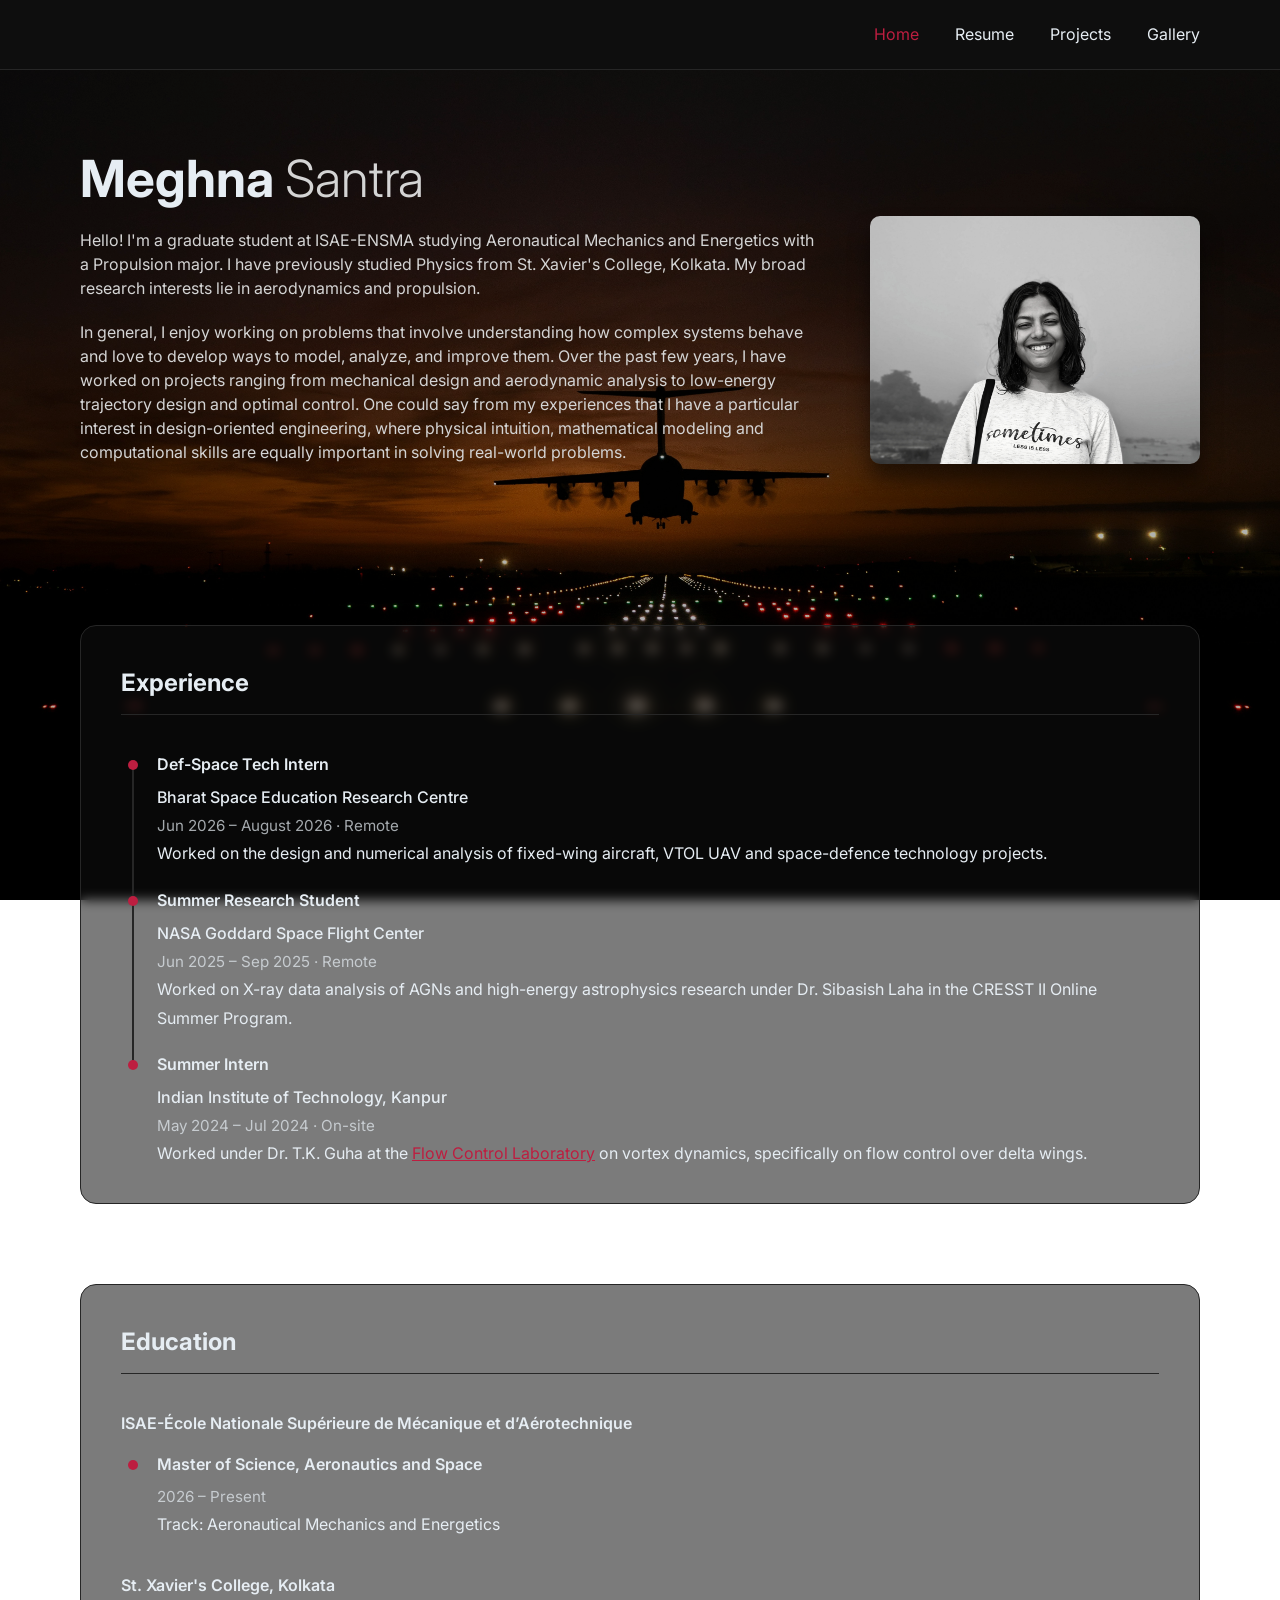
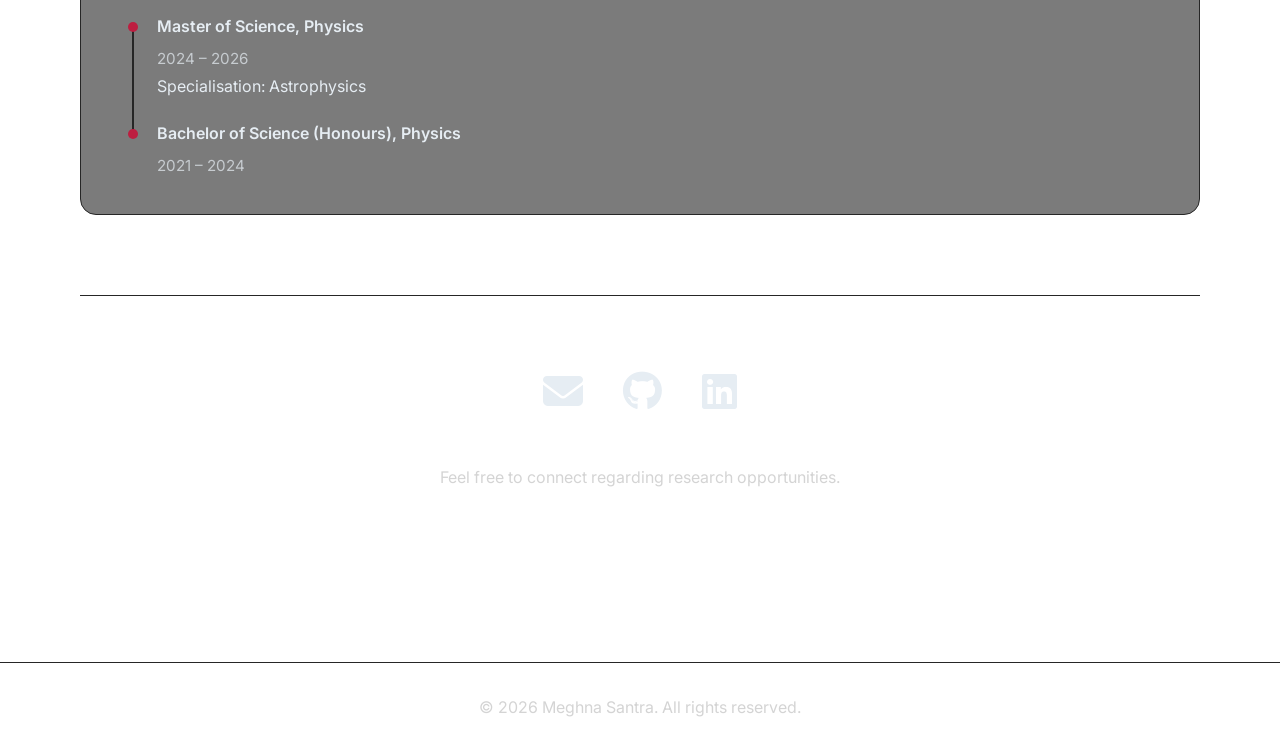
<file: index.html>
<!DOCTYPE html>
<html lang="en">

<head>
    <meta charset="UTF-8">
    <meta name="viewport" content="width=device-width, initial-scale=1.0">

    <title>Meghna Santra</title>

    <link rel="stylesheet" href="style.css">
    <link rel="icon" type="image/png" href="assets/favicon.png">

    <link href="https://fonts.googleapis.com/css2?family=Inter:wght@300;400;500;600;700;800&display=swap"
      rel="stylesheet">

    <link rel="stylesheet"
        href="https://cdnjs.cloudflare.com/ajax/libs/font-awesome/6.5.1/css/all.min.css">
</head>

<body>

<!-- NAVBAR -->

<header>

    <nav class="navbar home-navbar">

    <div class="menu-overlay"></div>

    <div class="navbar-inner">

        <div class="navbar-name">
            <a href="index.html">
                <strong>Meghna</strong> Santra
            </a>
        </div>

        <button class="menu-toggle" id="menuToggle" aria-label="Menu">
            <i class="fa-solid fa-bars"></i>
        </button>

        <div class="navbar-links" id="mobileMenu">

            <a href="index.html" class="active">Home</a>
            <a href="resume.html">Resume</a>
            <a href="projects.html">Projects</a>
            <a href="fun.html">Gallery</a>

        </div>

    </div>

    </nav>

</header>
    
    <main>

        <div class="home-content">
            <!-- ABOUT SECTION -->
            <section class="landing-section">
                
                <div class="landing-text">

                    <div class="landing-image">
                        <img src="./assets/profile.jpeg" alt="Meghna Santra">
                    </div>

                    <h1>
                        Meghna <span>Santra</span>
                    </h1>

                    <p>
                        Hello! I'm a graduate student at ISAE-ENSMA studying Aeronautical Mechanics and Energetics 
                        with a Propulsion major. I have previously studied Physics from
                        St. Xavier's College, Kolkata. My broad research interests lie in aerodynamics and 
                        propulsion. 
                    </p>

                    <p>
                        In general, I enjoy working on problems that involve understanding how complex systems behave and love to
                        develop ways to model, analyze, and improve them. Over the past few years, I have worked on 
                        projects ranging from mechanical design and aerodynamic analysis to low-energy trajectory design 
                        and optimal control. One could say from my experiences that I have a particular interest in 
                        design-oriented engineering, where physical intuition, mathematical modeling 
                        and computational skills are equally important in solving real-world problems.                        
                    </p>

                </div>

            </section>
            
            <section class="experience-section">
            
                <div class="experience-content">
            
                    <h2 class="section-title">
                        Experience
                    </h2>
            
                    <div class="timeline">
            
                        <div class="timeline-item">
            
                            <div class="timeline-dot"></div>
            
                            <div class="timeline-content">
            
                                <h4 class="exp-title">
                                    Def-Space Tech Intern
                                </h4>
            
                                <p class="exp-org">
                                    Bharat Space Education Research Centre
                                </p>
            
                                <p class="exp-meta">
                                    Jun 2026 – August 2026 · Remote
                                </p>
            
                                <p>
                                    Worked on the design and numerical analysis of fixed-wing aircraft, VTOL UAV and space-defence technology projects.
                                </p>
            
                            </div>
            
                        </div>
            
                        <div class="timeline-item">
            
                            <div class="timeline-dot"></div>
            
                            <div class="timeline-content">
            
                                <h4 class="exp-title">
                                    Summer Research Student
                                </h4>
            
                                <p class="exp-org">
                                    NASA Goddard Space Flight Center
                                </p>
            
                                <p class="exp-meta">
                                    Jun 2025 – Sep 2025 · Remote
                                </p>
            
                                <p>
                                    Worked on X-ray data analysis of AGNs and high-energy astrophysics research under
                                    Dr. Sibasish Laha in the CRESST II Online Summer Program.
                                </p>
            
                            </div>
            
                        </div>
            
                        <div class="timeline-item">
            
                            <div class="timeline-dot"></div>
            
                            <div class="timeline-content">
            
                                <h4 class="exp-title">
                                    Summer Intern
                                </h4>
            
                                <p class="exp-org">
                                    Indian Institute of Technology, Kanpur
                                </p>
            
                                <p class="exp-meta">
                                    May 2024 – Jul 2024 · On-site
                                </p>
            
                                <p>
                                    Worked under Dr. T.K. Guha at the <a href="https://sites.google.com/view/eag-iitk-ae/">
                                    Flow Control Laboratory</a> on vortex dynamics, specifically on flow control over delta wings.
                                </p>
            
                            </div>
            
                        </div>
            
                    </div>
            
                </div>
            
            </section>

            <!-- EDUCATION -->

            <section class="education-section">
            
                <div class="education-content">
            
                    <h2 class="section-title">
                        Education
                    </h2>
            
                    <!-- ISAE-ENSMA -->
            
                    <h4 class="org-heading">
                        ISAE-École Nationale Supérieure de Mécanique et d’Aérotechnique
                    </h4>
            
                    <div class="timeline">
            
                        <div class="timeline-item">
            
                            <div class="timeline-dot"></div>
            
                            <div class="timeline-content">
            
                                <h4 class="edu-degree">
                                    Master of Science, Aeronautics and Space
                                </h4>
            
                                <p class="edu-meta">
                                    2026 – Present
                                </p>
            
                                <p>
                                    Track: Aeronautical Mechanics and Energetics
                                </p>
            
                            </div>
            
                        </div>
            
                    </div>
            
                    <!-- ST. XAVIER'S -->
            
                    <h4 class="org-heading">
                        St. Xavier's College, Kolkata
                    </h4>
            
                    <div class="timeline">
            
                        <div class="timeline-item">
            
                            <div class="timeline-dot"></div>
            
                            <div class="timeline-content">
            
                                <h4 class="edu-degree">
                                    Master of Science, Physics
                                </h4>
            
                                <p class="edu-meta">
                                    2024 – 2026
                                </p>

                                <p>
                                    Specialisation: Astrophysics
                                </p>
            
                            </div>
            
                        </div>
            
                        <div class="timeline-item">
            
                            <div class="timeline-dot"></div>
            
                            <div class="timeline-content">
            
                                <h4 class="edu-degree">
                                    Bachelor of Science (Honours), Physics
                                </h4>
            
                                <p class="edu-meta">
                                    2021 – 2024
                                </p>
            
                            </div>
            
                        </div>
            
                    </div>
            
                </div>
            
            </section>

        </div>

        <!-- CONTACT -->

        <section id="contact" class="contact-section">

             <div class="contact-icons">

                <a href="mailto:meghnasantra.04@gmail.com" target="_blank">
                    <i class="fa-solid fa-envelope"></i>
                </a>

                <a href="https://github.com/meghna-santra" target="_blank">
                    <i class="fa-brands fa-github"></i>
                </a>

                <a href="https://www.linkedin.com/in/meghna-s-379466254/" target="_blank">
                    <i class="fa-brands fa-linkedin"></i>
                </a>

            </div>

            <p class="contact-text">
                Feel free to connect regarding research opportunities.
            </p>

        </section>

    </main>

    <footer class="footer">
        <p>© 2026 Meghna Santra. All rights reserved.</p>
    </footer>

<script>

// =========================
// MOBILE MENU
// =========================

const menuToggle = document.getElementById("menuToggle");
const mobileMenu = document.getElementById("mobileMenu");
const overlay = document.querySelector(".menu-overlay");

menuToggle.addEventListener("click", () => {

    mobileMenu.classList.toggle("open");
    overlay.classList.toggle("active");

    if (mobileMenu.classList.contains("open")) {

        menuToggle.innerHTML =
            '<i class="fa-solid fa-xmark"></i>';

    } else {

        menuToggle.innerHTML =
            '<i class="fa-solid fa-bars"></i>';
    }

});

// Close menu when clicking overlay

overlay.addEventListener("click", () => {

    mobileMenu.classList.remove("open");
    overlay.classList.remove("active");

    menuToggle.innerHTML =
        '<i class="fa-solid fa-bars"></i>';

});

// Close menu after selecting a page

document.querySelectorAll(".navbar-links a").forEach(link => {

    link.addEventListener("click", () => {

        mobileMenu.classList.remove("open");
        overlay.classList.remove("active");

        menuToggle.innerHTML =
            '<i class="fa-solid fa-bars"></i>';

    });

});

</script>
</body>

</html>
</file>
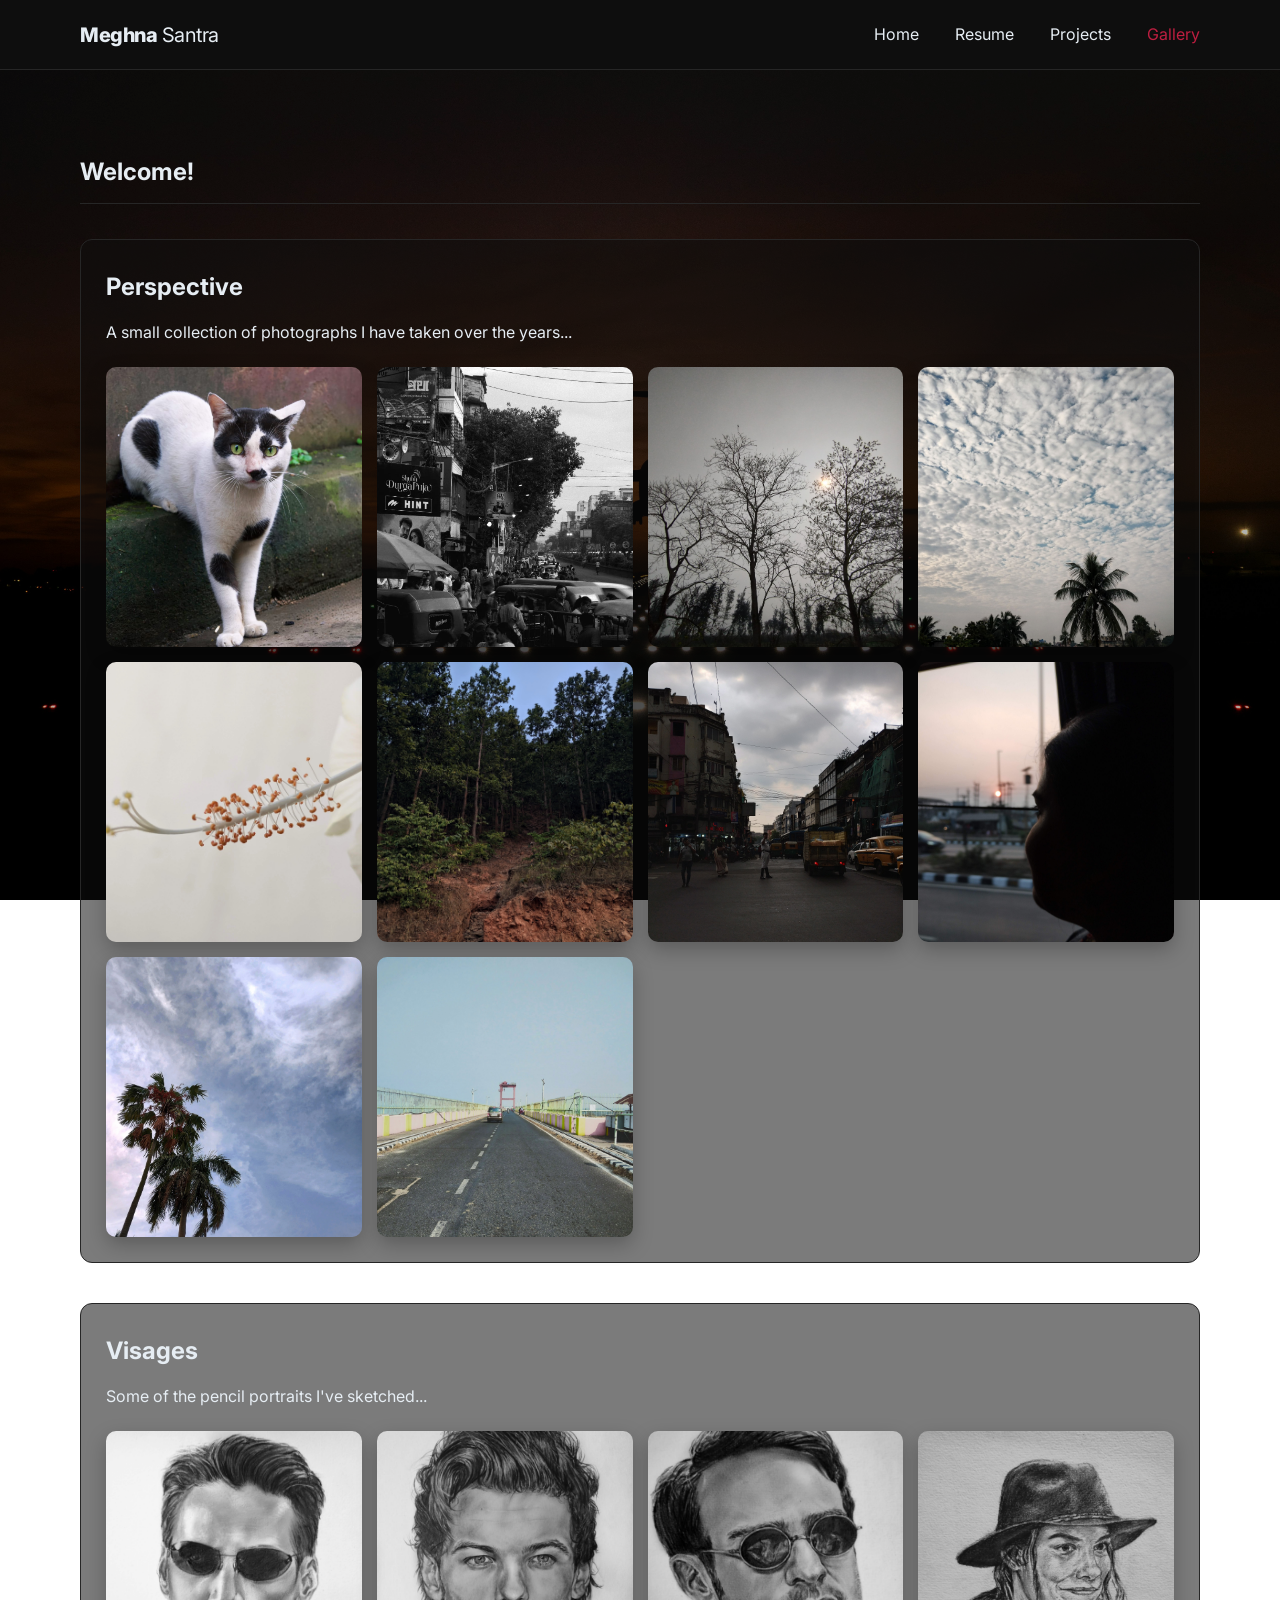
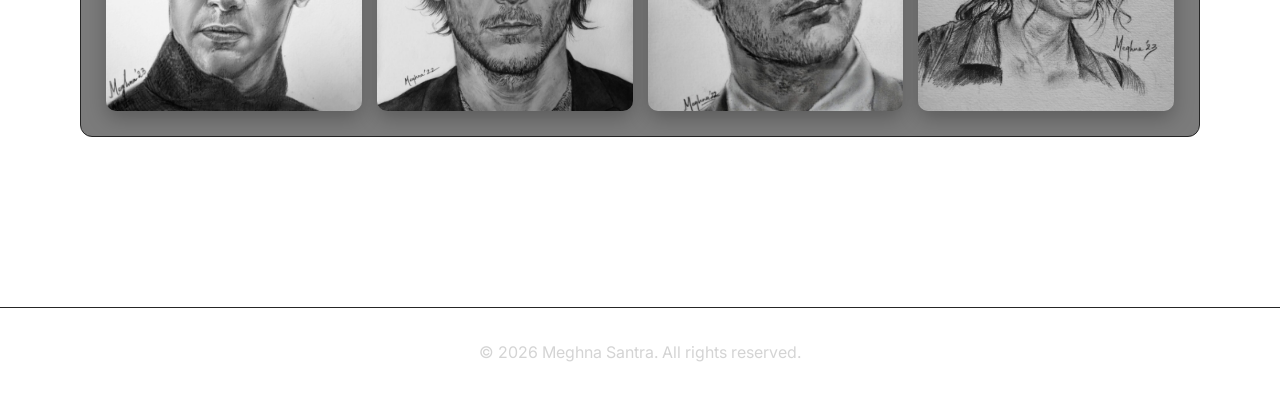
<file: fun.html>
<!DOCTYPE html>
<html>
<head>

    <title>Gallery | Meghna Santra</title>

    <link rel="stylesheet" href="style.css">

    <link href="https://fonts.googleapis.com/css2?family=Inter:wght@300;400;500;600;700;800&display=swap"
          rel="stylesheet">

    <link rel="icon" type="image/png" href="assets/favicon.png">
    <link rel="stylesheet"
          href="https://cdnjs.cloudflare.com/ajax/libs/font-awesome/6.5.1/css/all.min.css">

    <meta charset="UTF-8">

    <meta name="viewport"
          content="width=device-width, initial-scale=1.0">

</head>
    
<body>

<header>

<nav class="navbar">

    <div class="menu-overlay"></div>

    <div class="navbar-inner">

        <div class="navbar-name">
            <a href="index.html">
                <strong>Meghna</strong> Santra
            </a>
        </div>

        <button class="menu-toggle" id="menuToggle" aria-label="Menu">
            <i class="fa-solid fa-bars"></i>
        </button>

        <div class="navbar-links" id="mobileMenu">

            <a href="index.html">Home</a>
            <a href="resume.html">Resume</a>
            <a href="projects.html">Projects</a>
            <a href="fun.html" class="active">Gallery</a>

        </div>

    </div>

</nav>
</header>

<main>

<section>

    <h1 class="section-title">Welcome!</h1>

    <div class="fun-card">

        <h2>Perspective</h2>

        <p>
            A small collection of photographs I have taken over the years...
        </p>
        
        <div class="gallery">
            <img src="assets/clicked/p9.jpeg" alt="9" onclick="openLightbox(this)">
            <img src="assets/clicked/p10.jpeg" alt="10" onclick="openLightbox(this)">
            <img src="assets/clicked/p1.jpg" alt="1" onclick="openLightbox(this)">
            <img src="assets/clicked/p2.jpg" alt="2" onclick="openLightbox(this)">
            <img src="assets/clicked/p3.jpg" alt="3" onclick="openLightbox(this)">
            <img src="assets/clicked/p4.jpg" alt="4" onclick="openLightbox(this)">
            <img src="assets/clicked/p5.jpg" alt="5" onclick="openLightbox(this)">
            <img src="assets/clicked/p6.jpg" alt="6" onclick="openLightbox(this)">
            <img src="assets/clicked/p7.jpg" alt="7" onclick="openLightbox(this)">
            <img src="assets/clicked/p8.jpg" alt="8" onclick="openLightbox(this)">
        </div>
    
    </div>

    <div class="fun-card">
        
        <h2>Visages</h2>
        
        <p>
            Some of the pencil portraits I've sketched...
        </p>

        <div class="gallery">
            <img src="assets/art/keanu.jpg" alt="1" onclick="openLightbox(this)">
            <img src="assets/art/louis_portrait.jpg" alt="3" onclick="openLightbox(this)">
            <img src="assets/art/matt murdock.jpg" alt="4" onclick="openLightbox(this)">
            <img src="assets/art/maggie.jpg" alt="5" onclick="openLightbox(this)">
       </div>

    </div>

</section>

</main>
    
<footer class="footer">
    <p>© 2026 Meghna Santra. All rights reserved.</p>
</footer>

<div id="lightbox">
    <span class="close" onclick="closeLightbox()">×</span>

    <button class="nav prev" onclick="prevImage()">❮</button>

    <img id="lightbox-img" alt="Full view">

    <button class="nav next" onclick="nextImage()">❯</button>
</div>
    
<script>
let currentGallery = [];
let currentIndex = 0;

function openLightbox(img) {
    const gallery = img.closest(".gallery");   // find clicked gallery
    currentGallery = Array.from(gallery.querySelectorAll("img"));
    currentIndex = currentGallery.indexOf(img);

    document.getElementById("lightbox").style.display = "flex";
    showImage();
    document.body.style.overflow = "hidden";
}

function showImage() {
    document.getElementById("lightbox-img").src = currentGallery[currentIndex].src;
}

function closeLightbox() {
    document.getElementById("lightbox").style.display = "none";
    document.body.style.overflow = "auto";
}

function nextImage() {
    currentIndex = (currentIndex + 1) % currentGallery.length;
    showImage();
}

function prevImage() {
    currentIndex = (currentIndex - 1 + currentGallery.length) % currentGallery.length;
    showImage();
}

/* keyboard support */
document.addEventListener("keydown", function(e) {
    if (document.getElementById("lightbox").style.display === "flex") {
        if (e.key === "ArrowRight") nextImage();
        if (e.key === "ArrowLeft") prevImage();
        if (e.key === "Escape") closeLightbox();
    }
});
</script>

<script>

// =========================
// MOBILE MENU
// =========================

const menuToggle = document.getElementById("menuToggle");
const mobileMenu = document.getElementById("mobileMenu");
const overlay = document.querySelector(".menu-overlay");

menuToggle.addEventListener("click", () => {

    mobileMenu.classList.toggle("open");
    overlay.classList.toggle("active");

    if (mobileMenu.classList.contains("open")) {

        menuToggle.innerHTML =
            '<i class="fa-solid fa-xmark"></i>';

    } else {

        menuToggle.innerHTML =
            '<i class="fa-solid fa-bars"></i>';
    }

});

overlay.addEventListener("click", () => {

    mobileMenu.classList.remove("open");
    overlay.classList.remove("active");

    menuToggle.innerHTML =
        '<i class="fa-solid fa-bars"></i>';

});

document.querySelectorAll(".navbar-links a").forEach(link => {

    link.addEventListener("click", () => {

        mobileMenu.classList.remove("open");
        overlay.classList.remove("active");

        menuToggle.innerHTML =
            '<i class="fa-solid fa-bars"></i>';

    });

});

</script>
</body>
</html>
</file>
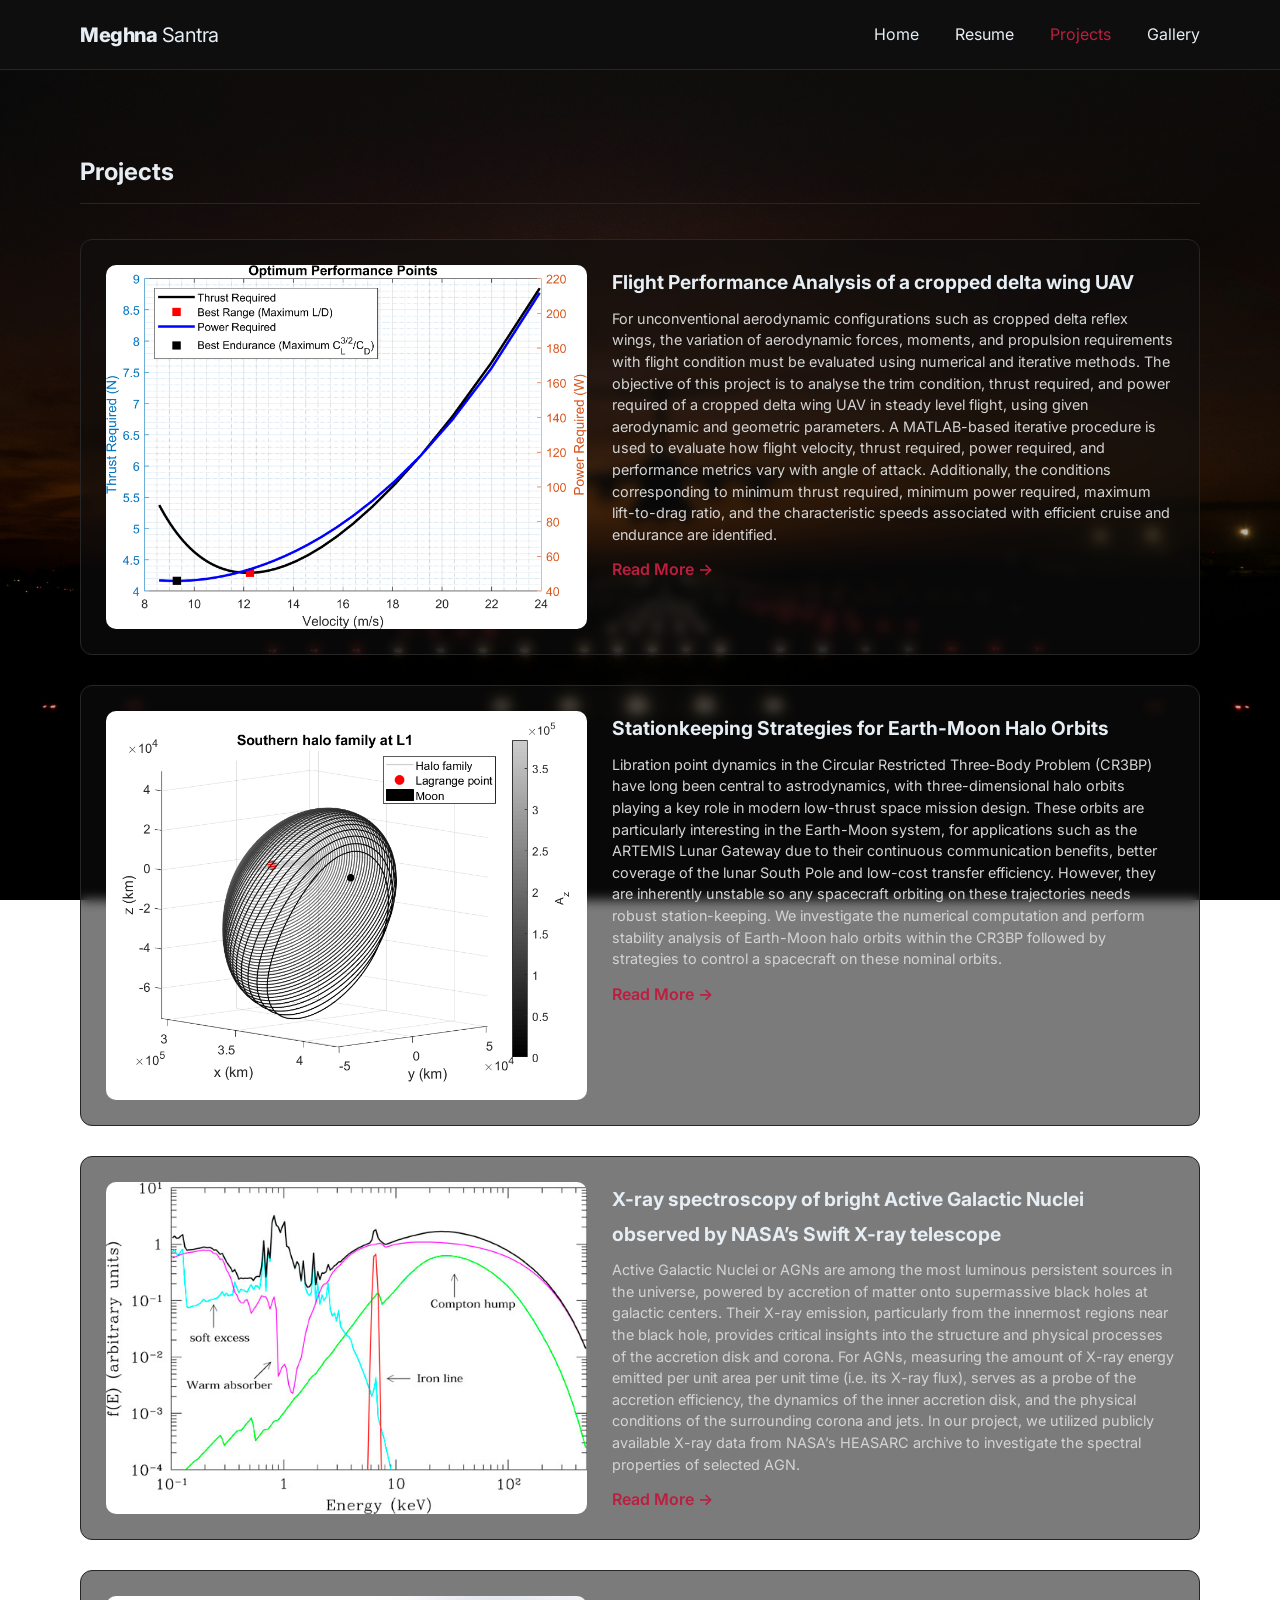
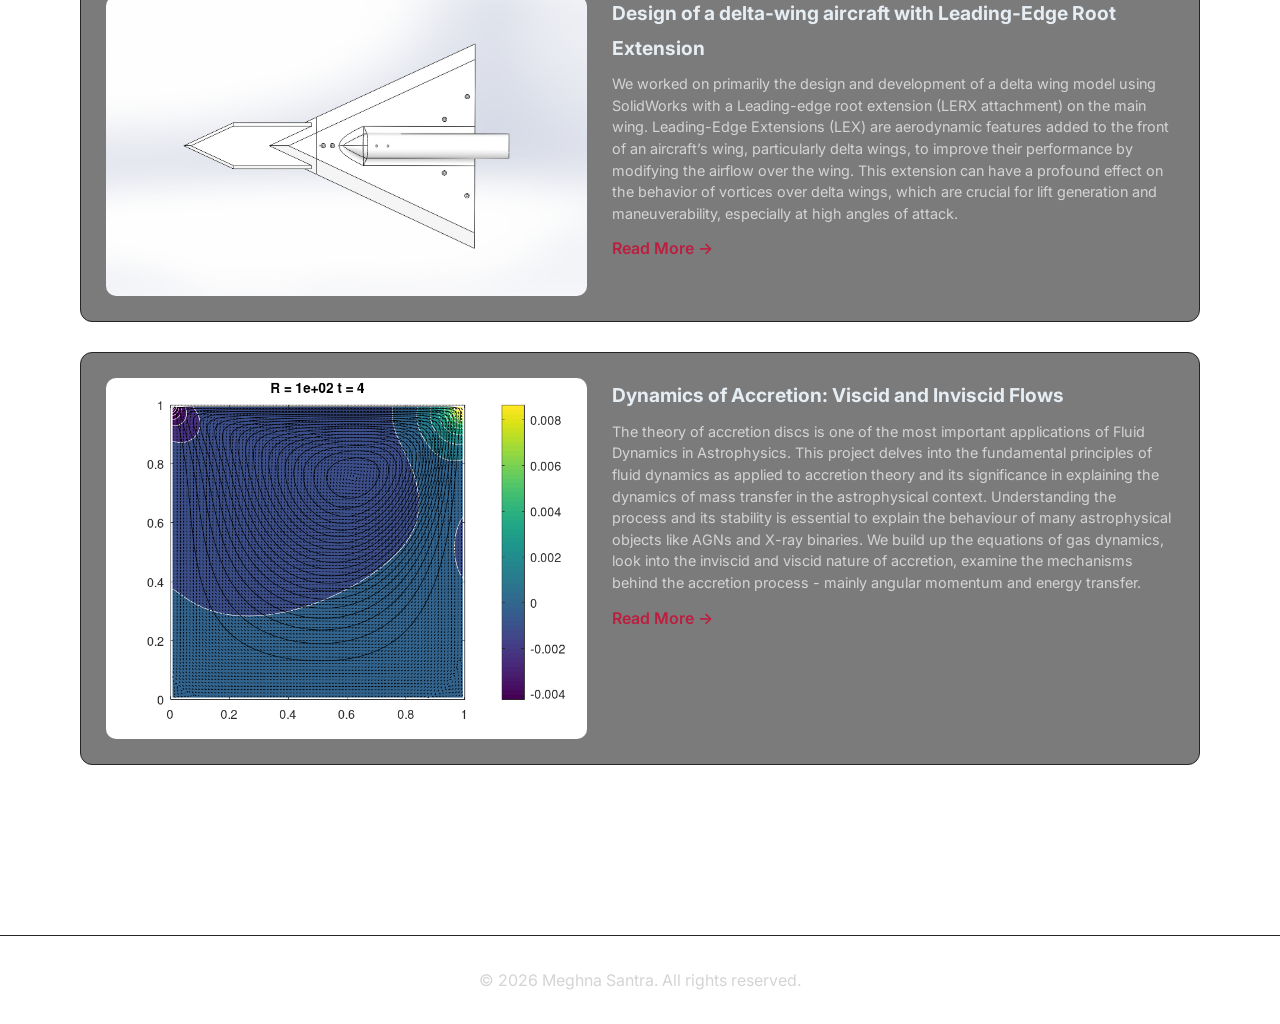
<file: projects.html>
<!DOCTYPE html>
<html>
<head>
    <title>Projects | Meghna Santra</title>

    <link rel="stylesheet" href="style.css">

    <link href="https://fonts.googleapis.com/css2?family=Inter:wght@300;400;500;600;700;800&display=swap"
          rel="stylesheet">

    <link rel="icon" type="image/png" href="assets/favicon.png">
    <link rel="stylesheet"
          href="https://cdnjs.cloudflare.com/ajax/libs/font-awesome/6.5.1/css/all.min.css">

    <meta name="viewport"
          content="width=device-width, initial-scale=1.0">
</head>

<body>

<header>

<nav class="navbar">

    <div class="menu-overlay"></div>
    
    <div class="navbar-inner">

        <div class="navbar-name">
            <a href="index.html">
                <strong>Meghna</strong> Santra
            </a>
        </div>

        <button class="menu-toggle" id="menuToggle" aria-label="Menu">
            <i class="fa-solid fa-bars"></i>
        </button>

        <div class="navbar-links" id="mobileMenu">

            <a href="index.html">Home</a>
            <a href="resume.html">Resume</a>
            <a href="projects.html" class="active">Projects</a>
            <a href="fun.html">Gallery</a>

        </div>

    </div>

</nav>
</header>

<main>

<section>

    <h1 class="section-title">Projects</h1>

    <div class="project-card">

        <div class="project-image">
    
            <img src="assets/UAV/Optimum_Performance_Points.png"
                 alt="uav">
    
        </div>
    
        <div class="project-content">
    
            <h2>
                Flight Performance Analysis of a cropped delta wing UAV
            </h2>
    
            <p class="project-summary">
                For unconventional aerodynamic configurations such as cropped delta reflex wings, 
                the variation of aerodynamic forces, moments, and propulsion requirements with flight condition must be 
                evaluated using numerical and iterative methods. The objective of this project is to analyse 
                the trim condition, thrust required, and power required of a cropped delta wing UAV in steady 
                level flight, using given aerodynamic and geometric parameters. A MATLAB-based iterative 
                procedure is used to evaluate how flight velocity, thrust required, power required, 
                and performance metrics vary with angle of attack. Additionally, the conditions corresponding 
                to minimum thrust required, minimum power required, maximum lift-to-drag ratio, and the characteristic 
                speeds associated with efficient cruise and endurance are identified.
            </p>
    
            <a href="https://drive.google.com/file/d/19xo-224xto7t0EBhebeAYIvw5E8CJAX-/view?usp=sharing"
               target="_blank"
               class="read-more">
                Read More →
            </a>
    
        </div>

    </div>

    <div class="project-card">

        <div class="project-image">
    
            <img src="assets/halo/halo-orbit-family-southern-L1.png"
                 alt="halo">
    
        </div>
    
        <div class="project-content">
    
            <h2>
                Stationkeeping Strategies for Earth-Moon Halo Orbits
            </h2>
    
            <p class="project-summary">
                Libration point dynamics in the Circular Restricted Three-Body Problem (CR3BP) have long been central to astrodynamics, 
                with three-dimensional halo orbits playing a key role in modern low-thrust space mission design. 
                These orbits are particularly interesting in the Earth-Moon system, for applications such as the ARTEMIS Lunar Gateway 
                due to their continuous communication benefits, better coverage of the lunar South Pole and low-cost transfer efficiency.
                However, they are inherently unstable so any spacecraft orbiting on these trajectories needs robust station-keeping. We 
                investigate the numerical computation and perform stability analysis of Earth-Moon halo orbits within the CR3BP
                followed by strategies to control a spacecraft on these nominal orbits.
            </p>
    
            <a href="https://drive.google.com/file/d/1bNB6hsSJWKaFF2IKYBtBV7yFkX-7RynM/view?usp=sharing"
               target="_blank"
               class="read-more">
                Read More →
            </a>
    
        </div>

    </div>

    <div class="project-card">

        <div class="project-image">
    
            <img src="assets/AGN/figure1.jpg"
                 alt="Results">
    
        </div>
    
        <div class="project-content">
    
            <h2>
                X-ray spectroscopy of bright Active Galactic Nuclei observed by NASA’s Swift X-ray telescope
            </h2>
    
            <p class="project-summary">
                Active Galactic Nuclei or AGNs are among the most luminous persistent sources in the universe, powered by accretion 
                of matter onto supermassive black holes at galactic centers. Their X-ray emission, particularly from the innermost 
                regions near the black hole, provides critical insights into the structure and physical processes of the accretion 
                disk and corona. For AGNs, measuring the amount of X-ray energy emitted per unit area per unit time (i.e. its X-ray flux), 
                serves as a probe of the accretion efficiency, the dynamics of the inner accretion disk, and the physical conditions of 
                the surrounding corona and jets. In our project, we utilized publicly available X-ray data from NASA’s HEASARC archive 
                to investigate the spectral properties of selected AGN.
            </p>
    
            <a href="https://drive.google.com/file/d/1lfcoRBfszPFWNgWEhKcHk4heqyd397HI/view?usp=drive_link"
               target="_blank"
               class="read-more">
                Read More →
            </a>
    
        </div>

    </div>

    <div class="project-card">

        <div class="project-image">
    
            <img src="assets/delta/wing_with_lex_bottom.JPG"
                 alt="LEX">
    
        </div>
    
        <div class="project-content">
    
            <h2>
                Design of a delta-wing aircraft with Leading-Edge Root Extension
            </h2>
    
            <p class="project-summary">
                We worked on primarily the design and development of a delta wing model using SolidWorks with a Leading-edge 
                root extension (LERX attachment) on the main wing. Leading-Edge Extensions (LEX) are aerodynamic features added 
                to the front of an aircraft’s wing, particularly delta wings, to improve their performance by modifying the 
                airflow over the wing. This extension can have a profound effect on the behavior of vortices over delta wings, 
                which are crucial for lift generation and maneuverability, especially at high angles of attack.
            </p>
    
            <a href="https://drive.google.com/file/d/1ZwAP1zFzbIds3sepzWyugY7l_Bm1oRYG/view?usp=drive_link"
               target="_blank"
               class="read-more">
                Read More →
            </a>
    
        </div>

    </div>

    <div class="project-card">

        <div class="project-image">
    
            <img src="assets/accretion/cavityflowR_100.png"
                 alt="cavityflow">
    
        </div>
    
        <div class="project-content">
    
            <h2>
                Dynamics of Accretion: Viscid and Inviscid Flows
            </h2>
    
            <p class="project-summary">
                The theory of accretion discs is one of the most important applications of Fluid Dynamics in Astrophysics.
                This project delves into the fundamental principles of fluid dynamics as applied to accretion theory
                and its significance in explaining the dynamics of mass transfer in the astrophysical context. Understanding
                the process and its stability is essential to explain the behaviour of many astrophysical objects like AGNs
                and X-ray binaries. We build up the equations of gas dynamics, look into the inviscid and viscid nature of accretion,
                examine the mechanisms behind the accretion process - mainly angular momentum and energy transfer.
            </p>
    
            <a href="https://drive.google.com/file/d/1w8RMWzwsX7QVm1H6s7iMAPQQm9yJsl7s/view?usp=drive_link"
               target="_blank"
               class="read-more">
                Read More →
            </a>
    
        </div>

    </div>

</section>
    
</main>
    
<footer class="footer">
    <p>© 2026 Meghna Santra. All rights reserved.</p>
</footer>

<script>

// =========================
// MOBILE MENU
// =========================

const menuToggle = document.getElementById("menuToggle");
const mobileMenu = document.getElementById("mobileMenu");
const overlay = document.querySelector(".menu-overlay");

menuToggle.addEventListener("click", () => {

    mobileMenu.classList.toggle("open");
    overlay.classList.toggle("active");

    if (mobileMenu.classList.contains("open")) {

        menuToggle.innerHTML =
            '<i class="fa-solid fa-xmark"></i>';

    } else {

        menuToggle.innerHTML =
            '<i class="fa-solid fa-bars"></i>';
    }

});

overlay.addEventListener("click", () => {

    mobileMenu.classList.remove("open");
    overlay.classList.remove("active");

    menuToggle.innerHTML =
        '<i class="fa-solid fa-bars"></i>';

});

document.querySelectorAll(".navbar-links a").forEach(link => {

    link.addEventListener("click", () => {

        mobileMenu.classList.remove("open");
        overlay.classList.remove("active");

        menuToggle.innerHTML =
            '<i class="fa-solid fa-bars"></i>';

    });

});

</script>
</body>
</html>
</file>
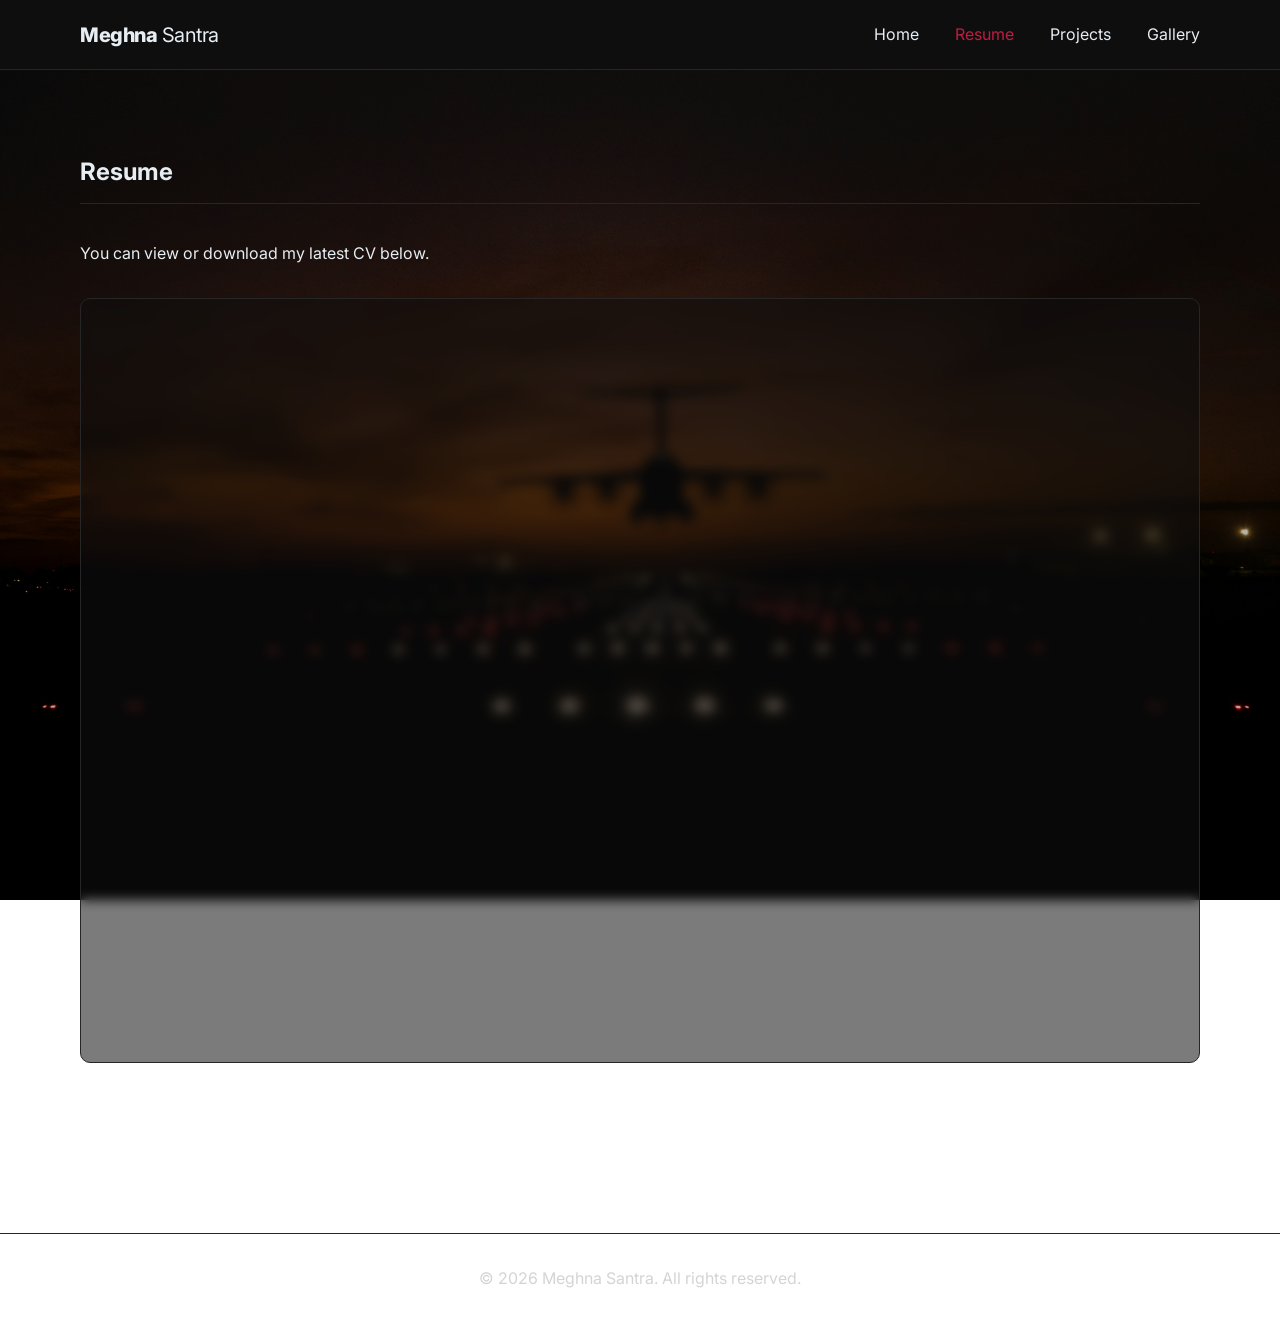
<file: resume.html>
<!DOCTYPE html>
<html lang="en">

<head>
    <meta charset="UTF-8">
    <meta name="viewport" content="width=device-width, initial-scale=1.0">

    <title>Resume | Meghna Santra</title>

    <link rel="stylesheet" href="style.css">

    <link rel="icon" type="image/png" href="assets/favicon.png">
    <link href="https://fonts.googleapis.com/css2?family=Inter:wght@300;400;500;600;700;800&display=swap"
          rel="stylesheet">

    <link rel="stylesheet"
          href="https://cdnjs.cloudflare.com/ajax/libs/font-awesome/6.5.1/css/all.min.css">
</head>

<body>

<header>

<nav class="navbar">

    <div class="menu-overlay"></div>

    <div class="navbar-inner">

        <div class="navbar-name">
            <a href="index.html">
                <strong>Meghna</strong> Santra
            </a>
        </div>

        <button class="menu-toggle" id="menuToggle" aria-label="Menu">
            <i class="fa-solid fa-bars"></i>
        </button>

        <div class="navbar-links" id="mobileMenu">

            <a href="index.html">Home</a>
            <a href="resume.html" class="active">Resume</a>
            <a href="projects.html">Projects</a>
            <a href="fun.html">Gallery</a>

        </div>

    </div>

</nav>
</header>

    <main>

        <section class="resume-section">

            <h1 class="section-title">Resume</h1>

            <p style="margin-bottom:30px;">
                You can view or download my latest CV below.
            </p>

            <div class="resume-container">

                <iframe
                    src="https://drive.google.com/file/d/1rcXe2Chjr8P21bZw2jyeHddBmkdYKld0/preview"
                    allow="autoplay">
                </iframe>

            </div>

        </section>

    </main>

    <footer class="footer">
        <p>© 2026 Meghna Santra. All rights reserved.</p>
    </footer>

<script>

const menuToggle = document.getElementById("menuToggle");
const mobileMenu = document.getElementById("mobileMenu");
const overlay = document.querySelector(".menu-overlay");

menuToggle.addEventListener("click", () => {

    mobileMenu.classList.toggle("open");
    overlay.classList.toggle("active");

    if (mobileMenu.classList.contains("open")) {

        menuToggle.innerHTML =
            '<i class="fa-solid fa-xmark"></i>';

    } else {

        menuToggle.innerHTML =
            '<i class="fa-solid fa-bars"></i>';
    }

});

overlay.addEventListener("click", () => {

    mobileMenu.classList.remove("open");
    overlay.classList.remove("active");

    menuToggle.innerHTML =
        '<i class="fa-solid fa-bars"></i>';

});

document.querySelectorAll(".navbar-links a").forEach(link => {

    link.addEventListener("click", () => {

        mobileMenu.classList.remove("open");
        overlay.classList.remove("active");

        menuToggle.innerHTML =
            '<i class="fa-solid fa-bars"></i>';

    });

});

</script>
</body>

</html>
</file>
<file: style.css>
/* =========================
   GLOBAL
========================= */

:root {

    --bg-primary: #111111;
    --bg-secondary: #171717;

    --text-primary: #e6edf3;
    --text-secondary: #d4d4d4;

    --navbar-bg: rgba(15,15,15,0.95);

    --card-bg: rgba(15,15,15,0.55);

    --border: #262626;

    --accent: #BD1E40;
}

/*[data-theme="light"] {

    --bg-primary: #fafafa;
    --bg-secondary: #ffffff;

    --text-primary: #111111;
    --text-secondary: #333333;

    --navbar-bg: rgba(255,255,255,0.95);
    --card-bg: rgba(0,0,0,0.03);

    --border: #dddddd;

    --accent: #1261A0;
}*/

* {
    margin: 0;
    padding: 0;
    box-sizing: border-box;
}

html {
    scroll-behavior: smooth;
}

body {

    font-family: 'Inter', sans-serif;

    color: var(--text-primary);

    line-height: 1.8;

    overflow-x: hidden;

    position: relative;
    z-index: 0;

    transition:
        background 0.3s ease,
        color 0.3s ease;
}

body::before {

    content: "";

    position: fixed;

    inset: 0;

    background-image: url("assets/back.jpg");

    background-size: cover;
    background-position: center;
    background-repeat: no-repeat;

    filter: saturate(1.0) brightness(1.0);

    z-index: -2;
}

body::after {

    content: "";

    position: fixed;

    inset: 0;

    background: rgba(0,0,0,0.30);

    z-index: -1;
}

/* =========================
   MAIN LAYOUT
========================= */

main {
    max-width: 1200px;
    margin: 0 auto;
    padding: 150px 40px 40px;
}

section {
    margin-bottom: 80px;
}

/* =========================
   NAVBAR
========================= */

.navbar {

    position: fixed;
    top: 0;
    left: 0;

    width: 100%;
    height: 70px;

    background: var(--navbar-bg);

    border-bottom: 1px solid var(--border);

    backdrop-filter: blur(10px);

    z-index: 1000;
}

.navbar-inner {

    max-width: 1200px;

    height: 100%;

    margin: 0 auto;

    padding: 0 40px;

    display: flex;

    justify-content: space-between;

    align-items: center;
}

.navbar a {
    color: var(--text-primary);
    text-decoration: none;
    font-size: 1rem;
    transition: all 0.3s ease;
}

.navbar a:hover {
    color: var(--accent);
}

.navbar a.active {
    color: var(--accent);
}

.menu-toggle {
    display: none;

    background: none;
    border: none;

    color: var(--text-primary);

    font-size: 1.5rem;
    cursor: pointer;
}
/* =========================
   LANDING SECTION
========================= */

.landing-section {
    min-height: 45vh;
    display: block;
    align-items: flex-start;
    justify-content: center;
    gap: 60px;
    margin-bottom: 70px;
}

.landing-text {
    flex: 1;
    max-width: 100%;
}

.landing-text h1 {
    font-size: 3.2rem;
    font-weight: 700;
    line-height: 1.1;
    margin-bottom: 22px;
}

.landing-text h1 span {
    font-weight: 300;
    color: var(--text-secondary);
}

.landing-text p {
    font-size: 1rem;
    color: var(--text-secondary);
    margin-bottom: 20px;
    line-height: 1.5;
}

.landing-image {
    margin-top: 66px;
    float: right;
    margin: 66px 0 25px 50px;
}

.landing-image img {
    max-width: 100%;

    width: 330px;
    border-radius: 10px;

    box-shadow:
        0 15px 20px rgba(0,0,0,0.5);
}

/* =========================
   LINKS
========================= */

a {
    color: var(--accent);
}

a:hover {
    color: var(--accent);
}

.cv-link {
    margin-top: 30px;
}

/* =========================
   SECTION TITLES
========================= */

.section-title {
    font-size: 1.5rem;
    margin-bottom: 35px;
    border-bottom: 1px solid var(--border);
    padding-bottom: 10px;
}

h2, h3, h4 {
    color: var(--text-primary);
}

.home-content {
    max-width: 1200px;
    margin: 0 auto;
}

/* =========================
   EDUCATION
========================= */

.education-section {
   max-width: 1200px;
   margin-left: auto;
   margin-right: auto;
   background: var(--card-bg);

   border: 1px solid var(--border);

   border-radius: 16px;

   padding: 35px 40px;

   backdrop-filter: blur(6px);
   -webkit-backdrop-filter: blur(6px);
}

/*.edu-block {
    margin-top: 10px;
}*/

.edu-title {
    font-size: 1rem;
    margin-bottom: 12px;
}

.timeline {
    position: relative;
    margin-left: 8px;
}

.timeline-item {
    position: relative;
    padding-left: 28px;
    margin-bottom: 18px;
}

.timeline-item:last-child {
    margin-bottom: 0;
}

.timeline-dot {
    position: absolute;

    left: -1px;
    top: 10px;

    width: 10px;
    height: 10px;

    background: var(--accent);
    border-radius: 50%;

    z-index: 2;
}

.timeline-item:not(:last-child)::before {
    content: "";

    position: absolute;

    left: 3px;
    top: 12px;

    width: 2px;
    height: calc(100% + 24px);

    background: var(--border);

    z-index: 1;
}

.timeline-content p {
    margin: 0;
}

/*.year {
    color: var(--accent);
    font-weight: 400;
    margin-left: 8px;
}*/

.experience-section {
    margin-top: 10px;
    background: var(--card-bg);

    border: 1px solid var(--border);

    border-radius: 16px;

    padding: 35px 40px;

    backdrop-filter: blur(6px);
    -webkit-backdrop-filter: blur(6px);
}


.org-heading {
    font-size: 1.0rem;
    font-weight: 600;
    margin-top: 2rem;
    margin-bottom: 0.75rem;
}

.edu-degree,
.exp-title {
    margin: 0 0 4px;
    font-size: 1.0rem;
    font-weight: 600;
}

.edu-meta,
.exp-meta {
    margin-bottom: 8px;
    opacity: 0.7;
    font-size: 0.95rem;
}

.exp-org {
    margin-bottom: 4px;
    font-weight: 500;
}

.education-section,
.experience-section {

    transition:
        border-color 0.3s ease,
        box-shadow 0.3s ease;
}

.education-section:hover,
.experience-section:hover {

    border-color: var(--accent);

    box-shadow:
        0 10px 30px rgba(189,30,64,0.20);
}
/* =========================
   CONTACT
========================= */

.contact-section {

    text-align: center;

    padding-top: 60px;

    border-top: 1px solid var(--border);
}

.contact-icons {

    display: flex;
    justify-content: center;
    align-items: center;

    gap: 40px;

    margin-bottom: 35px;
}

.contact-icons a {

    color: var(--text-primary);

    font-size: 2.5rem;

    text-decoration: none;

    transition: all 0.3s ease;
}

.contact-icons a:hover {

    color: var(--accent);

    transform: translateY(-5px);
}

.contact-text {
    max-width: 900px;

    margin: 0 auto;

    font-size: 1rem;

    color: var(--text-secondary);
}

/* =========================
   PROJECTS
========================= */

.project-image {
    flex: 0 0 45%;
    display: flex;
}

.project-image img {
    width: 100%;
    object-fit: cover;
    border-radius: 10px;
}

.project-card {

    display: flex;
    align-items: stretch;
    gap: 25px;

    background: var(--card-bg);

    border: 1px solid var(--border);

    border-radius: 12px;

    padding: 25px;

    margin-bottom: 30px;

    transition: all 0.3s ease;
}

.project-card:hover {

    transform: translateY(-4px);

    border-color: var(--accent);

    box-shadow:
        0 10px 30px rgba(189,30,64,0.20);
}

.project-card h2 a {

    text-decoration: none;
}

.project-content {
    flex: 1;
    min-width: 0;
}

.project-content h2 {

    font-size: 1.2rem;
    margin-bottom: 8px;
}

.project-content p {

    color: var(--text-secondary);
    font-size: 0.9rem;
    line-height: 1.5;
}

.read-more {

    display: inline-block;

    margin-top: 10px;

    color: var(--accent);

    text-decoration: none;

    font-weight: 600;
}

.read-more:hover {
    text-decoration: underline;
}


.fun-card {

    background: var(--card-bg);
    border: 1px solid var(--border);
    border-radius: 12px;
    padding: 25px;
    margin-bottom: 40px;
}

.fun-card h2 {
    margin-bottom: 10px;
}

.fun-card p {
    margin-bottom: 20px;
}

/* =========================
   RESUME PAGE
========================= */

.resume-section {
    min-height: 80vh;
}

.resume-buttons {
    display: flex;
    gap: 15px;
    margin-bottom: 25px;
}

.resume-btn {
    display: inline-block;

    padding: 10px 18px;

    border: 1px solid var(--accent);
    border-radius: 6px;

    color: var(--accent);
    text-decoration: none;

    transition: 0.3s;
}

.resume-btn:hover {
    background: var(--accent);
    color: white;
}

.resume-container {
    width: 100%;
    height: 85vh;
    background: var(--card-bg);
    border: 1px solid var(--border);
    border-radius: 10px;
    overflow: hidden;
}

.resume-container iframe {
    width: 100%;
    height: 100%;
    border: none;
}

/* =========================
   FUN PAGE
========================= */

.gallery {

    display: grid;

    grid-template-columns:
        repeat(auto-fit, minmax(250px, 1fr));

    gap: 15px;

    margin-top: 20px;
}

.gallery img {

    width: 100%;

    height: 280px;

    object-fit: cover;

    border-radius: 10px;

    cursor: pointer;

    box-shadow:
        0 8px 20px rgba(0,0,0,0.25);

    transition: all 0.3s ease;
}

.gallery img:hover {

    transform: scale(1.03);
}

.nav {

    position: fixed;

    top: 50%;

    transform: translateY(-50%);

    z-index: 10000;

    background: rgba(0,0,0,0.6);

    color: white;

    border: none;

    font-size: 1.5rem;

    padding: 12px 18px;

    cursor: pointer;

    border-radius: 8px;
}

.prev {
    left: 30px;
}

.next {
    right: 30px;
}

.nav:hover {
    background: var(--accent);
}

/* =========================
   LIGHTBOX
========================= */

#lightbox {

    position: fixed;

    top: 0;
    left: 0;

    width: 100%;
    height: 100%;

    display: none;

    justify-content: center;
    align-items: center;

    background: rgba(0,0,0,0.9);

    z-index: 9999;
}

#lightbox img {

    max-width: 90%;
    max-height: 90%;

    border-radius: 10px;
}

.close {

    position: absolute;

    top: 20px;
    right: 30px;

    font-size: 35px;

    color: white;

    cursor: pointer;
}

/* =========================
   FOOTER
========================= */

.footer {

    margin-top: 50px;

    padding: 30px 0;

    text-align: center;

    border-top: 1px solid var(--border);

    color: var(--text-secondary);
}

.menu-overlay {
    position: fixed;
    inset: 0;

    background: rgba(0,0,0,0.45);

    backdrop-filter: blur(4px);
    -webkit-backdrop-filter: blur(4px);

    opacity: 0;
    visibility: hidden;

    transition: opacity 0.3s ease, visibility 0.3s ease;

    z-index: 999;
}

.menu-overlay.active {
    opacity: 1;
    visibility: visible;
}

.navbar-name a {

    font-size: 1.25rem;
    text-decoration: none;
    color: var(--text-primary);
    letter-spacing: -0.5px;
}

.navbar-name strong {

    font-weight: 800;
}

.navbar-links {

    display: flex;

    align-items: center;

    gap: 36px;
}

.navbar-spacer { 
   width: 180px; 
} 

.home-navbar .navbar-name {
    display: none;
}

.home-navbar .navbar-links { 
   margin-left: auto; 
}


body,
.navbar,
.project-card,
.resume-btn,
.contact-icons a,
.footer {

    transition:
        background-color 0.3s ease,
        color 0.3s ease,
        border-color 0.3s ease,
        box-shadow 0.3s ease;
}
.project-card,
.resume-container {
    width: 100%;
    max-width: none;
    backdrop-filter: blur(6px);
    -webkit-backdrop-filter: blur(6px);
}


/* =========================
   MOBILE
========================= */

@media (max-width:900px) {

    body::before {
        background-size: cover;
        background-position: center center;
    }

    main {
        padding: 120px 25px 30px;
    }

    .landing-section {

        display: flex;
        flex-direction: column-reverse;

        align-items: center;
        justify-content: center;

        gap: 40px;

        width: 100%;
    }

    .landing-text {

        width: 100%;
        max-width: 85vw;
        margin: 0 auto;
    }

    .landing-text p {
       text-align: left;
    }
   
    .landing-text h1 {
        font-size: 2.2rem;
    }

    .landing-image {

        width: 100%;
        justify-content: center;
        padding: 0;
        float: none;
        margin: 0 auto 30px;
        display: block;
    }

    .landing-image img {

        display: block;

        width: 85vw;
        max-width: 85vw;

        height: auto;

        margin: 0 auto;
    }

    .project-card {
        flex-direction: column;
        gap: 20px;
     }

     .project-image {
        flex: none;
        width: 100%;
        min-width: 0;
     }

     .project-image img {
        width: 100%;
        height: auto;
        aspect-ratio: 16 / 10;
        object-fit: cover;
    }

    .project-content h2 {
        font-size: 1.1rem;
    }

    .project-content p {
        font-size: 0.8rem;
    }

    .education-content,
    .experience-content,
    .resume-content,
    .projects-content,
    .fun-content {

        width: 100%;
        max-width: 85vw;

        margin: 0 auto;
    }

    .section-title,
    .edu-title {
       /* text-align: center; */
    }

    .menu-toggle {
       display: block;
       position: relative;
       z-index: 1002;
    }
   
    .navbar-links {
        display: flex;
   
        position: fixed;
   
        top: 0;
        right: -80%;   /* was left: -80% */
   
        width: 60%;
        max-width: 300px;
        height: 100vh;
   
        padding: 100px 35px 40px;
   
        flex-direction: column;
        align-items: flex-start;
        justify-content: flex-start;
   
        gap: 8px;
        overflow-y: auto;
   
        background: var(--bg-primary);
   
        border-left: 1px solid var(--border); /* was border-right */
   
        transition: right 0.35s ease;
   
        z-index: 1001;
    }

    .navbar-links a {
        font-size: 1.1rem;
        color: var(--text-primary); 
    }

    .navbar-links a {
        width: 100%;
        padding: 12px 0;
        font-size: 1.15rem;
        letter-spacing: 0.08em;
    }

    .navbar-links.open {
        right: 0;
    } 
   
    .navbar-inner {
        justify-content: space-between;
        padding: 0 20px;
    }

    .navbar-name {
        flex: 1;
    }

    .navbar-name a {
        font-size: 1.1rem;
    }

    .resume-container {
        height: 70vh;
    }

    .home-navbar .navbar-name {
        display: block;
    }
}

@media (max-width: 600px) {

    .landing-text h1 {
        font-size: 2rem;
    }

    .landing-text p {
        font-size: 1rem;
    }

    .resume-buttons {
        flex-direction: column;
    }

    .resume-btn {
        width: 100%;
        text-align: center;
    }

    .contact-icons {
        gap: 25px;
    }

    .contact-icons a {
        font-size: 1.5rem;
    }

    .contact-text {
        font-size: 0.9rem;
    }
}
</file>
